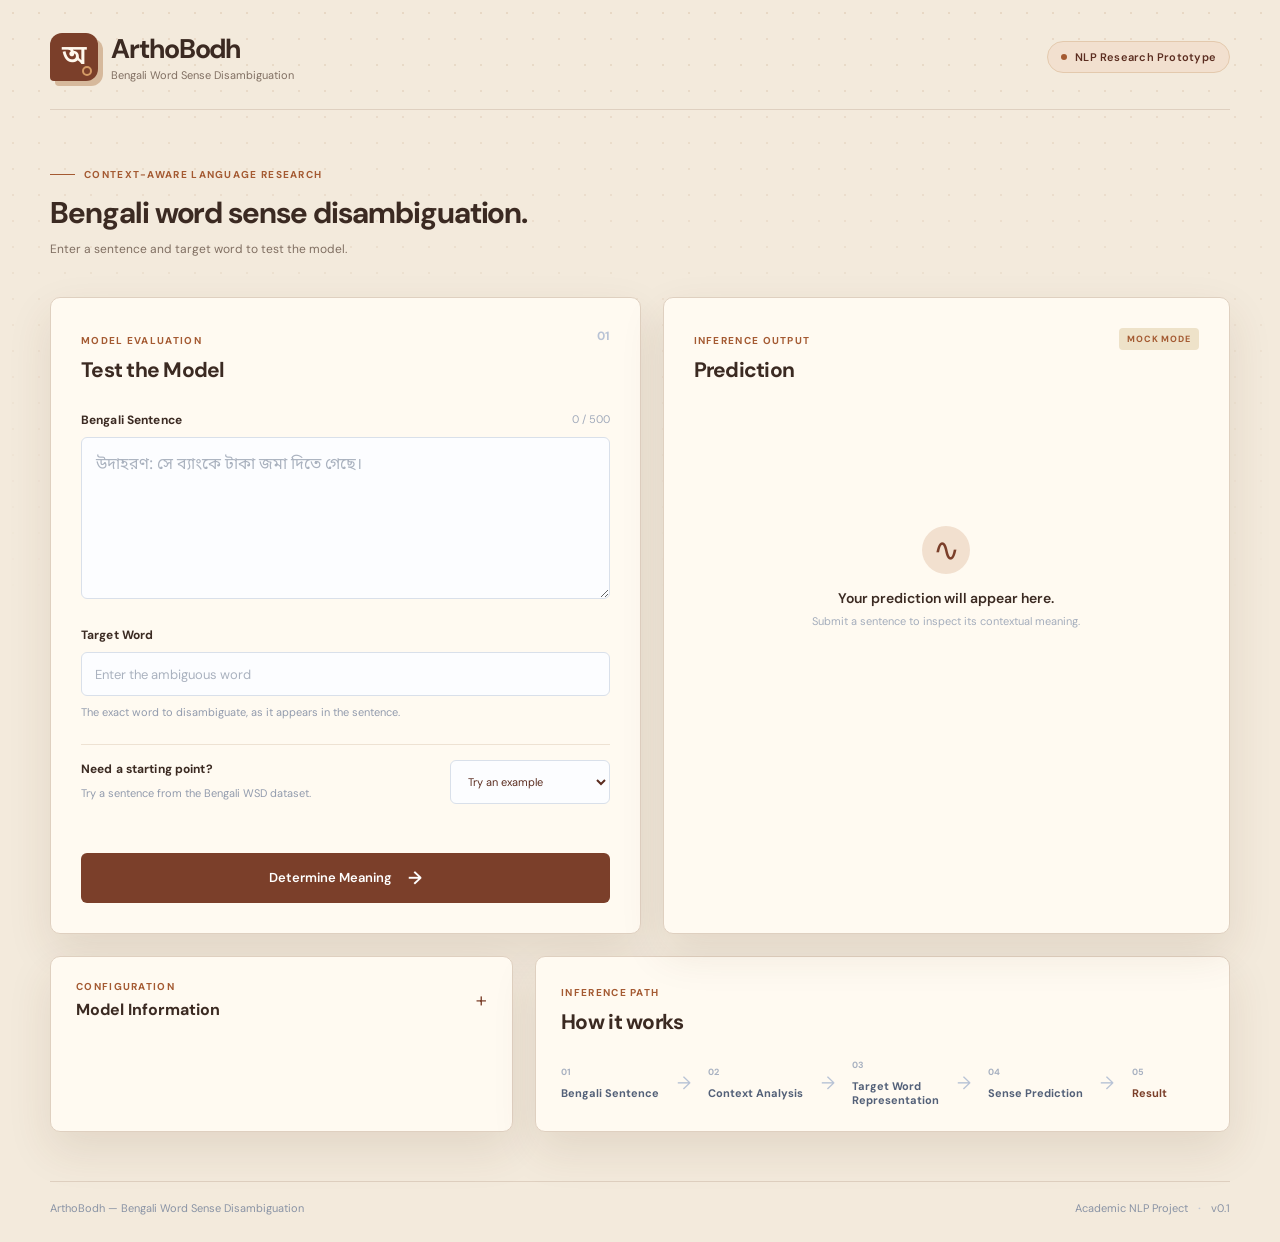
<file: index.html>
<!doctype html>
<html lang="en">
<head>
  <meta charset="UTF-8" />
  <meta name="viewport" content="width=device-width, initial-scale=1.0" />
  <meta name="description" content="ArthoBodh - a Bengali Word Sense Disambiguation research prototype." />
  <title>ArthoBodh | Bengali WSD Research Prototype</title>
  <link rel="preconnect" href="https://fonts.googleapis.com" />
  <link rel="preconnect" href="https://fonts.gstatic.com" crossorigin />
  <link href="https://fonts.googleapis.com/css2?family=DM+Sans:wght@400;500;600;700&family=Noto+Sans+Bengali:wght@400;500;600;700&display=swap" rel="stylesheet" />
  <link rel="stylesheet" href="styles.css" />
</head>
<body>
  <div class="page-shell">
    <header class="site-header">
      <a class="brand" href="./" aria-label="ArthoBodh home">
        <span class="brand-mark" aria-hidden="true"><span>অ</span><i></i></span>
        <span class="brand-copy"><strong>ArthoBodh</strong><span>Bengali Word Sense Disambiguation</span></span>
      </a>
      <span class="prototype-badge"><span class="status-dot"></span>NLP Research Prototype</span>
    </header>

    <main>
      <section class="intro" aria-labelledby="intro-title">
        <div class="eyebrow"><span class="eyebrow-line"></span>Context-aware language research</div>
        <h1 id="intro-title">Bengali word sense disambiguation.</h1>
        <p>Enter a sentence and target word to test the model.</p>
      </section>

      <div class="workspace-grid">
        <section class="panel input-panel" aria-labelledby="test-title">
          <div class="panel-heading"><div><span class="section-kicker">Model evaluation</span><h2 id="test-title">Test the Model</h2></div><span class="panel-number">01</span></div>
          <form id="prediction-form" novalidate>
            <div class="field-group">
              <div class="field-label-row"><label for="sentence">Bengali Sentence</label><span id="character-count">0 / 500</span></div>
              <textarea id="sentence" name="sentence" maxlength="500" rows="5" placeholder="উদাহরণ: সে ব্যাংকে টাকা জমা দিতে গেছে।" spellcheck="false"></textarea>
            </div>
            <div class="field-group"><label for="target-word">Target Word</label><input id="target-word" name="target_word" type="text" placeholder="Enter the ambiguous word" autocomplete="off" /><span class="field-hint">The exact word to disambiguate, as it appears in the sentence.</span></div>
            <div class="example-row"><div><span class="field-label">Need a starting point?</span><span class="field-hint">Try a sentence from the Bengali WSD dataset.</span></div><select id="example-select" aria-label="Choose an example sentence"><option value="">Try an example</option><option value="bank-finance">সে ব্যাংকে টাকা জমা দিতে গেছে।</option><option value="bank-river">নদীর ব্যাংকে বসে জেলেরা নৌকা মেরামত করছিল।</option><option value="chokh-eye">তার চোখে ঘুমের ছাপ স্পষ্ট।</option><option value="chokh-hole">সুঁইয়ের চোখে সুতো ঢোকানো কঠিন।</option></select></div>
            <div id="form-message" class="form-message" role="alert" aria-live="polite"></div>
            <button class="primary-button" id="predict-button" type="submit"><span class="button-label">Determine Meaning</span><span class="button-loading"><span class="spinner"></span>Analyzing Context...</span><span class="button-arrow" aria-hidden="true">&#8594;</span></button>
          </form>
        </section>

        <section class="panel result-panel" aria-labelledby="result-title" aria-live="polite">
          <div class="panel-heading result-heading"><div><span class="section-kicker">Inference output</span><h2 id="result-title">Prediction</h2></div><span class="model-chip" id="result-mode">MOCK MODE</span></div>
          <div class="empty-result" id="empty-result"><span class="empty-icon" aria-hidden="true">∿</span><p>Your prediction will appear here.</p><span>Submit a sentence to inspect its contextual meaning.</span></div>
          <div class="result-content" id="result-content" hidden>
            <div class="target-display"><span class="result-label">Target word</span><strong id="result-target" lang="bn"></strong></div>
            <div class="sentence-display"><span class="result-label">Sentence</span><p id="result-sentence" lang="bn"></p></div>
            <div class="sense-summary"><div><span class="result-label">Predicted sense</span><strong id="predicted-sense" lang="bn"></strong></div><div class="confidence-stat"><span class="result-label">Confidence</span><strong id="confidence-value">--</strong></div></div>
            <div class="confidence-track" aria-hidden="true"><span id="confidence-bar"></span></div>
            <div class="alternatives"><div class="alternatives-heading"><span class="result-label">Possible senses</span><span>Probability</span></div><div id="alternatives-list"></div></div>
          </div>
        </section>
      </div>

      <section class="lower-grid">
        <details class="panel model-panel"><summary><span><span class="section-kicker">Configuration</span><strong>Model Information</strong></span><span class="summary-icon">+</span></summary><div class="model-details"><div><span>Task</span><strong>Bengali Word Sense Disambiguation</strong></div><div><span>Dataset</span><strong>Bengali WSD Dataset</strong></div><div><span>Polysemous words</span><strong>100</strong></div><div><span>Possible senses per word</span><strong>3–4</strong></div><div><span>Model</span><strong class="dynamic-value">Awaiting backend metadata</strong></div><div><span>Accuracy</span><strong class="dynamic-value">Awaiting backend metadata</strong></div><div><span>Macro F1</span><strong class="dynamic-value">Awaiting backend metadata</strong></div></div></details>
        <section class="panel pipeline-panel" aria-labelledby="pipeline-title"><div class="pipeline-heading"><span class="section-kicker">Inference path</span><h2 id="pipeline-title">How it works</h2></div><div class="pipeline" aria-label="Bengali sentence, context analysis, target word representation, sense prediction, result"><div class="pipeline-step"><span>01</span><strong>Bengali Sentence</strong></div><i>&#8594;</i><div class="pipeline-step"><span>02</span><strong>Context Analysis</strong></div><i>&#8594;</i><div class="pipeline-step"><span>03</span><strong>Target Word<br />Representation</strong></div><i>&#8594;</i><div class="pipeline-step"><span>04</span><strong>Sense Prediction</strong></div><i>&#8594;</i><div class="pipeline-step final-step"><span>05</span><strong>Result</strong></div></div></section>
      </section>
    </main>
    <footer class="site-footer"><span>ArthoBodh — Bengali Word Sense Disambiguation</span><span>Academic NLP Project <b>·</b> v0.1</span></footer>
  </div>
  <script src="api-config.js"></script><script src="app.js"></script>
</body>
</html>
</file>
<file: styles.css>
:root { --ink:#3b2a22; --muted:#806f62; --line:#dfd0c0; --paper:#fffaf1; --canvas:#f3eadc; --indigo:#7b3f2a; --indigo-dark:#5b2d20; --teal:#a45a32; --soft-indigo:#f2e0cf; --soft-teal:#eee2c9; --danger:#a33f32; --shadow:0 18px 45px rgba(91,52,30,.11); }
* { box-sizing:border-box; }
body { margin:0; color:var(--ink); background:var(--canvas); font-family:"DM Sans",sans-serif; }
body::before { content:""; position:fixed; z-index:-1; inset:0; opacity:.42; pointer-events:none; background-image:radial-gradient(#cfd8eb 1px,transparent 1px); background-size:26px 26px; mask-image:linear-gradient(to bottom,#000,transparent 68%); }
.page-shell { width:min(1180px,calc(100% - 64px)); margin:0 auto; }
.site-header { display:flex; align-items:center; justify-content:space-between; padding:31px 0 27px; border-bottom:1px solid var(--line); }
.brand { display:flex; gap:13px; align-items:center; color:inherit; text-decoration:none; }
.brand-mark { position:relative; display:grid; width:48px; height:48px; place-items:center; color:#fff8ed; background:var(--indigo); border-radius:12px 12px 12px 4px; font:600 27px "Noto Sans Bengali",sans-serif; box-shadow:5px 5px 0 #d6b99c; }.brand-mark i { position:absolute; width:10px; height:10px; right:6px; bottom:5px; border:2px solid #d59b65; border-radius:50%; }
.brand-copy { display:grid; gap:2px; }.brand-copy strong { font-size:27px; letter-spacing:-.04em; }.brand-copy span { color:var(--muted); font-size:11px; }
.prototype-badge { display:flex; gap:8px; align-items:center; color:var(--indigo-dark); background:var(--soft-indigo); border:1px solid #e3c9ad; border-radius:20px; padding:8px 13px; font-size:11px; font-weight:600; letter-spacing:.02em; }.status-dot { width:6px; height:6px; background:var(--teal); border-radius:50%; }
.intro { max-width:810px; padding:58px 0 38px; }.eyebrow,.section-kicker,.result-label,.field-label { color:var(--teal); font-size:10px; font-weight:700; letter-spacing:.13em; text-transform:uppercase; }.eyebrow { display:flex; gap:9px; align-items:center; }.eyebrow-line { width:25px; height:1px; background:var(--teal); }.intro h1 { max-width:790px; margin:14px 0 9px; font-size:clamp(22px,2.5vw,30px); line-height:1.2; letter-spacing:-.035em; }.intro p { max-width:610px; margin:0; color:var(--muted); font-size:12px; line-height:1.6; }
.workspace-grid { display:grid; grid-template-columns:minmax(0,1.02fr) minmax(0,.98fr); gap:22px; align-items:stretch; }.panel { background:var(--paper); border:1px solid var(--line); border-radius:10px; box-shadow:var(--shadow); }.input-panel,.result-panel { padding:30px; }.panel-heading { display:flex; justify-content:space-between; align-items:flex-start; margin-bottom:28px; }.panel-heading h2,.pipeline-heading h2 { margin:7px 0 0; font-size:21px; letter-spacing:-.035em; }.panel-number { color:#b9c3d5; font-size:12px; font-weight:700; }.field-group { margin-bottom:23px; }.field-label-row { display:flex; justify-content:space-between; }.field-label-row span { color:#a1aabb; font-size:11px; }label,.field-label { display:block; margin-bottom:9px; color:var(--ink); font-size:12px; font-weight:700; letter-spacing:.01em; text-transform:none; }.field-hint { display:block; margin-top:8px; color:#929bad; font-size:11px; line-height:1.5; }
textarea,input,select { width:100%; border:1px solid #d9e0ea; outline:none; color:var(--ink); background:#fcfdff; border-radius:6px; font:inherit; transition:border-color .2s,box-shadow .2s; }textarea { min-height:135px; resize:vertical; padding:14px; font-family:"Noto Sans Bengali","DM Sans",sans-serif; line-height:1.65; }input,select { height:44px; padding:0 13px; font-size:13px; }textarea::placeholder,input::placeholder { color:#aab2bf; }textarea:focus,input:focus,select:focus { border-color:var(--indigo); box-shadow:0 0 0 3px #e8edff; }.example-row { display:flex; gap:18px; align-items:center; justify-content:space-between; padding:15px 0 23px; border-top:1px solid #edf0f5; }.example-row .field-label { margin:0 0 4px; }.example-row select { width:160px; color:var(--indigo-dark); font-size:11px; cursor:pointer; }
.form-message { min-height:18px; margin-bottom:8px; font-size:12px; line-height:1.4; }.form-message.error { color:var(--danger); }.primary-button { display:flex; width:100%; height:50px; align-items:center; justify-content:center; gap:9px; border:0; border-radius:6px; color:#fff; background:var(--indigo); font:600 13px "DM Sans",sans-serif; cursor:pointer; transition:background .2s,transform .2s; }.primary-button:hover:not(:disabled) { background:var(--indigo-dark); transform:translateY(-1px); }.primary-button:disabled { opacity:.8; cursor:wait; }.button-arrow { margin-left:7px; font-size:18px; line-height:0; }.button-loading { display:none; align-items:center; gap:9px; }.is-loading .button-label,.is-loading .button-arrow { display:none; }.is-loading .button-loading { display:flex; }.spinner { width:13px; height:13px; border:2px solid #ffffff66; border-top-color:#fff; border-radius:50%; animation:spin .7s linear infinite; }@keyframes spin { to { transform:rotate(360deg); } }
.result-panel { position:relative; min-height:524px; }.result-heading { margin-bottom:0; }.model-chip { padding:5px 8px; border-radius:4px; color:var(--teal); background:var(--soft-teal); font-size:9px; font-weight:700; letter-spacing:.1em; }.empty-result { display:grid; min-height:385px; place-content:center; justify-items:center; text-align:center; color:#a4adbc; }.empty-icon { display:grid; width:48px; height:48px; margin-bottom:15px; place-items:center; color:var(--indigo); background:var(--soft-indigo); border-radius:50%; font:32px Georgia,serif; }.empty-result p { margin:0 0 7px; color:var(--ink); font-size:14px; font-weight:600; }.empty-result span:last-child { font-size:11px; }.result-content { padding-top:29px; }.result-label { display:block; margin-bottom:8px; color:#929bad; letter-spacing:.1em; }.target-display { padding-bottom:19px; border-bottom:1px solid #edf0f5; }.target-display strong { font:600 24px "Noto Sans Bengali",sans-serif; }.sentence-display { padding:20px 0 22px; }.sentence-display p { margin:0; color:#526078; font:16px/1.8 "Noto Sans Bengali",sans-serif; }.sentence-display mark { padding:2px 5px; color:var(--indigo-dark); background:#e1e7ff; border-radius:4px; }.sense-summary { display:flex; justify-content:space-between; align-items:end; }.sense-summary strong { font:600 19px "Noto Sans Bengali",sans-serif; }.confidence-stat { text-align:right; }.confidence-stat strong { color:var(--indigo); font-size:20px; }.confidence-track { height:7px; margin:15px 0 28px; overflow:hidden; background:#e8ecf3; border-radius:10px; }.confidence-track span { display:block; width:0; height:100%; background:linear-gradient(90deg,var(--teal),var(--indigo)); border-radius:inherit; transition:width .7s ease; }.alternatives-heading { display:flex; justify-content:space-between; margin-bottom:12px; color:#a0a9b9; font-size:10px; }.alternative-row { display:grid; grid-template-columns:minmax(105px,1fr) minmax(80px,1.4fr) 40px; gap:12px; align-items:center; padding:9px 0; color:#68748b; border-top:1px solid #f0f2f6; font:12px "Noto Sans Bengali",sans-serif; }.alternative-row strong { overflow:hidden; font-weight:500; text-overflow:ellipsis; white-space:nowrap; }.alternative-row b { color:#7d8798; font:600 11px "DM Sans",sans-serif; text-align:right; }.alternative-row.is-predicted strong,.alternative-row.is-predicted b { color:var(--indigo); font-weight:700; }.alternative-meter { height:5px; overflow:hidden; background:#eef1f6; border-radius:5px; }.alternative-meter i { display:block; height:100%; background:#b7c3ec; border-radius:inherit; }.is-predicted .alternative-meter i { background:var(--indigo); }
.lower-grid { display:grid; grid-template-columns:.8fr 1.2fr; gap:22px; margin-top:22px; }.model-panel { overflow:hidden; }.model-panel summary { display:flex; align-items:center; justify-content:space-between; padding:23px 25px; cursor:pointer; list-style:none; }.model-panel summary::-webkit-details-marker { display:none; }.model-panel summary>span:first-child { display:grid; gap:6px; }.model-panel summary strong { font-size:16px; }.summary-icon { color:var(--indigo); font-size:21px; font-weight:300; transition:transform .2s; }.model-panel[open] .summary-icon { transform:rotate(45deg); }.model-details { padding:0 25px 21px; }.model-details div { display:flex; justify-content:space-between; gap:15px; padding:11px 0; border-top:1px solid #edf0f5; font-size:11px; }.model-details span { color:#8792a5; }.model-details strong { font-size:11px; font-weight:600; text-align:right; }.dynamic-value { color:var(--teal); }.pipeline-panel { padding:23px 25px; }.pipeline-heading { margin-bottom:23px; }.pipeline { display:flex; align-items:center; justify-content:space-between; gap:8px; }.pipeline-step { display:grid; min-width:72px; gap:8px; }.pipeline-step span { color:#a8b1c1; font-size:9px; font-weight:700; }.pipeline-step strong { color:#536078; font-size:11px; line-height:1.35; }.pipeline-step.final-step strong { color:var(--indigo); }.pipeline>i { color:#b8c3d6; font-size:18px; font-style:normal; }.site-footer { display:flex; justify-content:space-between; margin:49px 0 27px; padding-top:19px; border-top:1px solid var(--line); color:#8993a5; font-size:11px; }.site-footer b { padding:0 7px; color:#c0c7d3; }
@media (max-width:800px) { .page-shell { width:min(100% - 32px,600px); }.site-header { align-items:flex-start; gap:15px; }.prototype-badge { padding:7px 9px; font-size:9px; }.workspace-grid,.lower-grid { grid-template-columns:1fr; }.intro { padding:52px 0 35px; }.intro h1 { font-size:38px; }.pipeline { flex-wrap:wrap; justify-content:flex-start; gap:15px; }.pipeline>i { display:none; }.pipeline-step { min-width:95px; }.site-footer { flex-direction:column; gap:9px; } }
@media (max-width:480px) { .page-shell { width:calc(100% - 28px); }.site-header { padding-top:21px; }.brand-mark { width:37px; height:37px; font-size:22px; }.brand-copy strong { font-size:17px; }.brand-copy span { font-size:9px; }.prototype-badge { max-width:124px; text-align:center; }.intro h1 { font-size:32px; }.input-panel,.result-panel { padding:22px 19px; }.example-row { display:block; }.example-row select { width:100%; margin-top:13px; }.alternative-row { grid-template-columns:1fr 1fr 37px; gap:7px; }.pipeline-step { min-width:82px; }.model-details { padding-left:19px; padding-right:19px; } }

/* Warm paper, ink, and autumn accents complete the vintage palette. */
body::before { background-image:radial-gradient(#d8bfa5 1px,transparent 1px); }
.brand-copy strong { font-size:27px; }
.intro h1 { font-size:clamp(22px,2.5vw,30px); }
.intro p { font-size:12px; }
textarea:focus,input:focus,select:focus { box-shadow:0 0 0 3px #f1dfcb; }
.sentence-display mark { color:var(--indigo-dark); background:#ead2b6; }
.confidence-track { background:#eadfd1; }
.alternative-meter { background:#eee3d5; }
.alternative-meter i { background:#cda77d; }
.alternative-row.is-predicted .alternative-meter i { background:var(--indigo); }
.empty-icon { color:var(--indigo); background:var(--soft-indigo); }
.model-details div,.target-display,.example-row,.alternative-row { border-color:#eee2d3; }
@media (max-width:480px) { .brand-copy strong { font-size:23px; } .intro h1 { font-size:24px; } }
</file>
